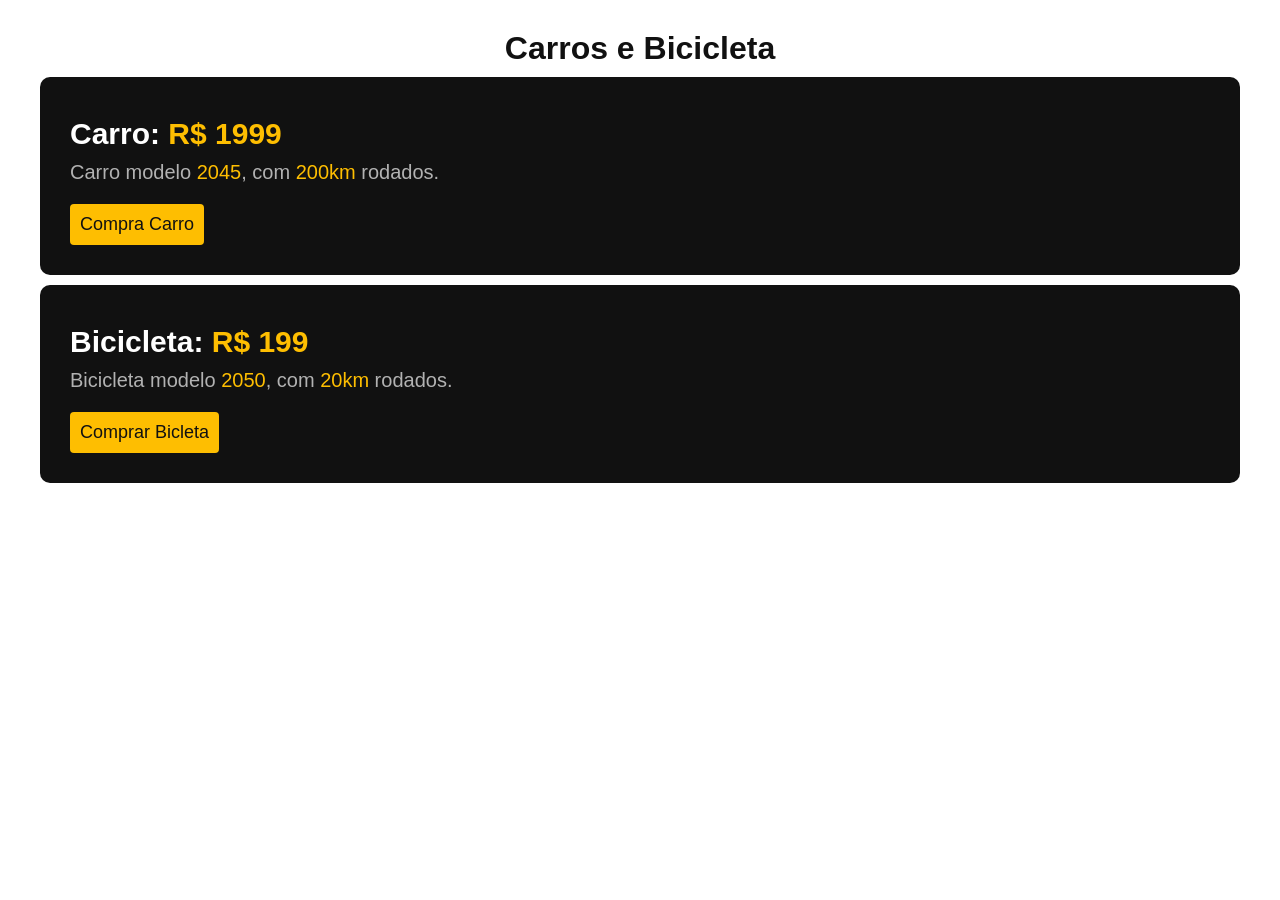
<file: display-exercicio/index.html>
<!DOCTYPE html>
<html lang="en">
<head>
    <meta charset="UTF-8">
    <meta name="viewport" content="width=device-width, initial-scale=1.0">
    <title>Display Exercicio</title>
    <link rel="stylesheet" href="style.css">
</head>
<body>
    <h1>Carros e Bicicleta</h1>
    <div class="carro">
        <h3>Carro: <span>R$ 1999</span></h3>
        <p>Carro modelo <span>2045</span>, com <span>200km</span> rodados.</p>
        <button class="btn">Compra Carro</button>
    </div>

    <div class="bicleta">
        <h3>Bicicleta: <span>R$ 199</span></h3>
        <p>Bicicleta modelo <span>2050</span>, com <span>20km</span> rodados.</p>
        <button class="btn">Comprar Bicleta</button>
    </div>
</body>
</html>
</file>
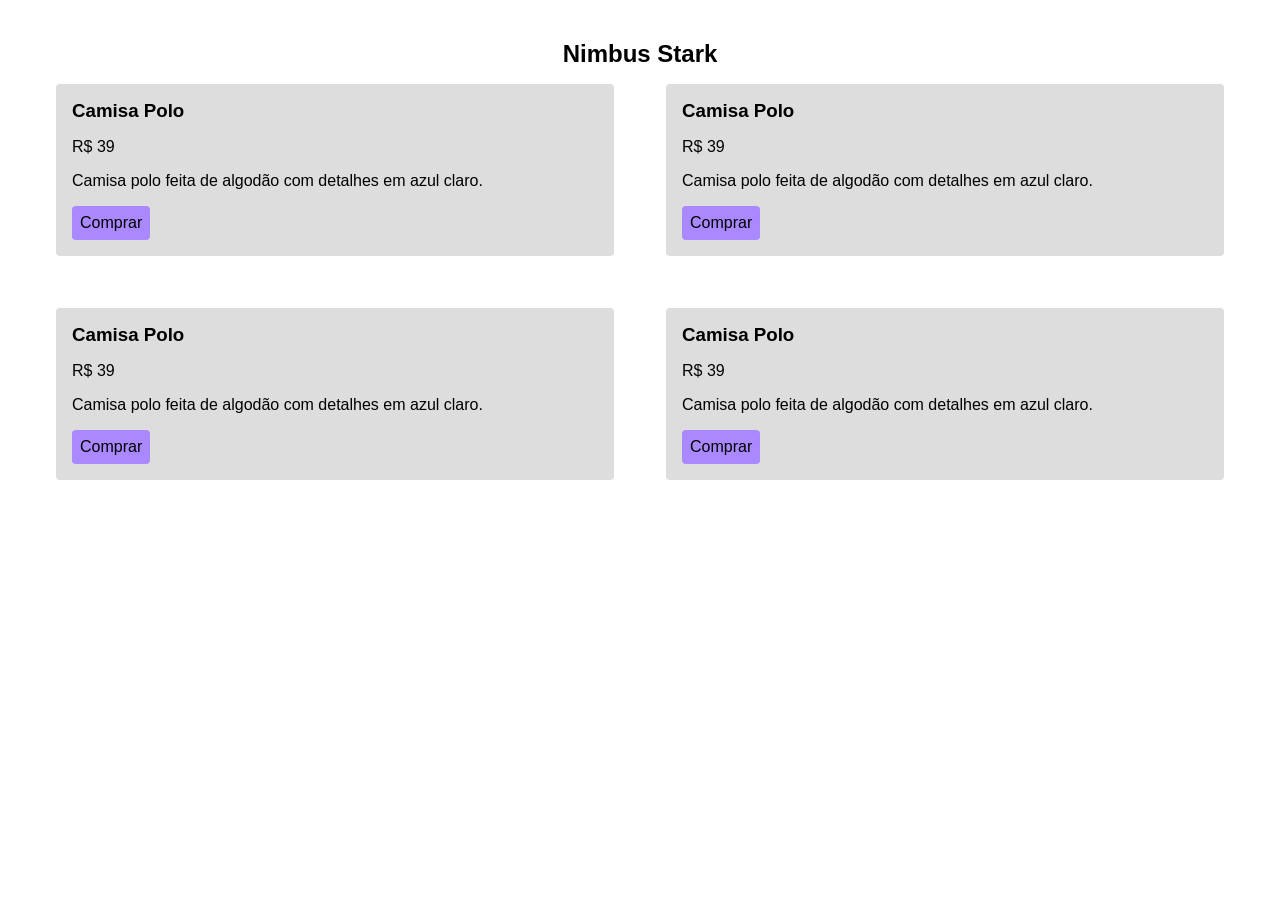
<file: ex-display-grid/index.html>
<!DOCTYPE html>
<html lang="en">
<head>
    <meta charset="UTF-8">
    <meta name="viewport" content="width=device-width, initial-scale=1.0">
    <title>Nimbus Stark</title>
    <link rel="stylesheet" href="style.css">
</head>
<body>
    <section>
        <div>
            <h1>Nimbus Stark</h1>
            <div class="grid">
                <div class="item">
                    <h3>Camisa Polo</h3>
                    <p>R$ 39</p>
                    <p>Camisa polo feita de algodão com detalhes em azul claro.</p>
                    <a href="*">Comprar</a>
                </div>

                <div class="item">
                    <h3>Camisa Polo</h3>
                    <p>R$ 39</p>
                    <p>Camisa polo feita de algodão com detalhes em azul claro.</p>
                    <a href="*">Comprar</a>
                </div>

                <div class="item">
                    <h3>Camisa Polo</h3>
                    <p>R$ 39</p>
                    <p>Camisa polo feita de algodão com detalhes em azul claro.</p>
                    <a href="*">Comprar</a>
                </div>

                <div class="item">
                    <h3>Camisa Polo</h3>
                    <p>R$ 39</p>
                    <p>Camisa polo feita de algodão com detalhes em azul claro.</p>
                    <a href="*">Comprar</a>
                </div>
                
            </div>
        </div>
    </section>
</body>
</html>
</file>
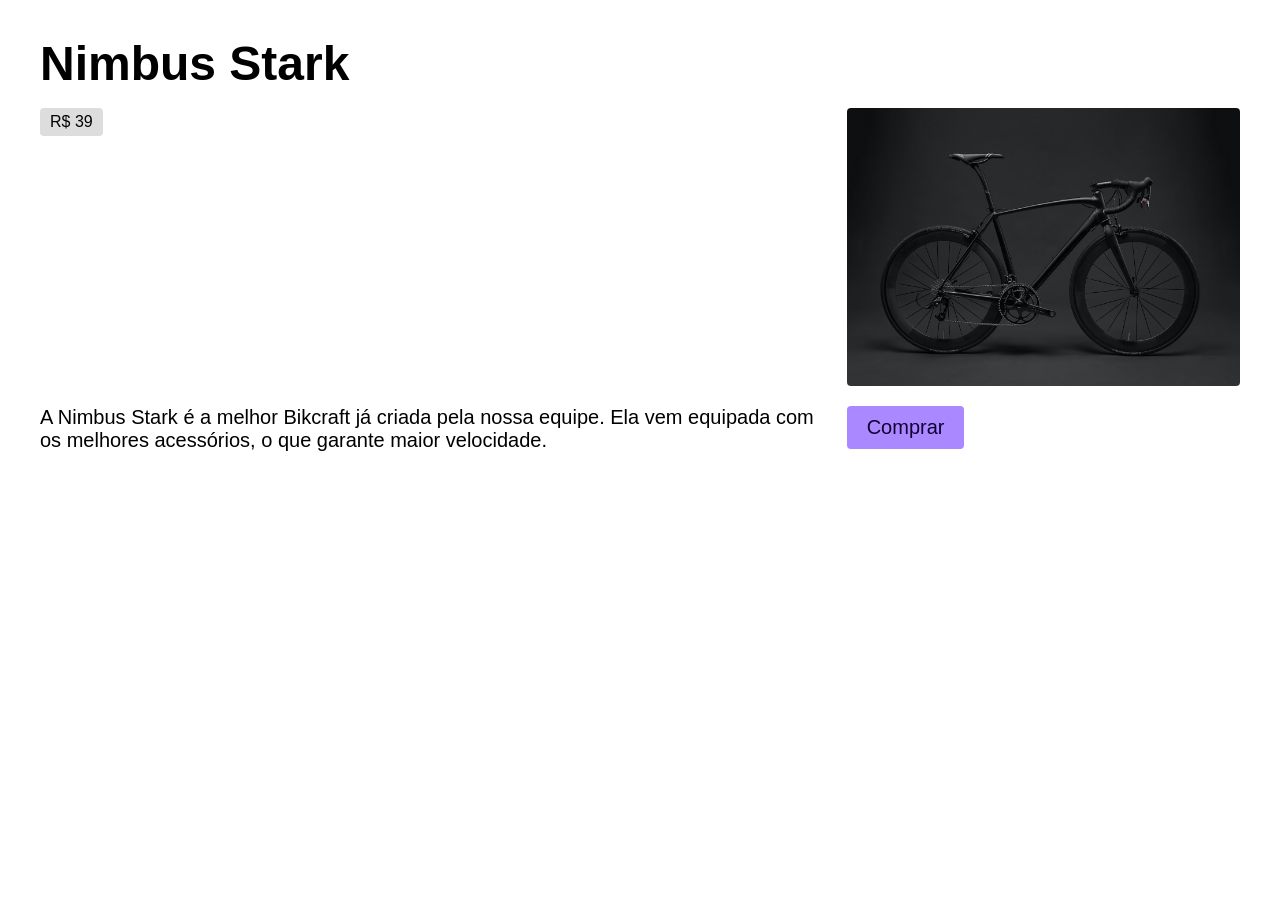
<file: ex-grid-column/index.html>
<!DOCTYPE html>
<html lang="en">

<head>
    <meta charset="UTF-8">
    <meta name="viewport" content="width=device-width, initial-scale=1.0">
    <title>Nimbus Stark</title>
    <link rel="stylesheet" href="style.css">
</head>

<body>
    <section>
        <div class="grid">
            <h1 class="titulo">Nimbus Stark</h1>
            <span class="preco">R$ 39</span>
            <img class="foto" src="./img/bicicleta.jpg" alt="Bicicleta Preta" />
            <p class="descricao">
                A Nimbus Stark é a melhor Bikcraft já criada pela nossa equipe. Ela vem
                equipada com os melhores acessórios, o que garante maior velocidade.
            </p>
            <a class="comprar" href="/">Comprar</a>
        </div>
    </section>
</body>

</html>
</file>
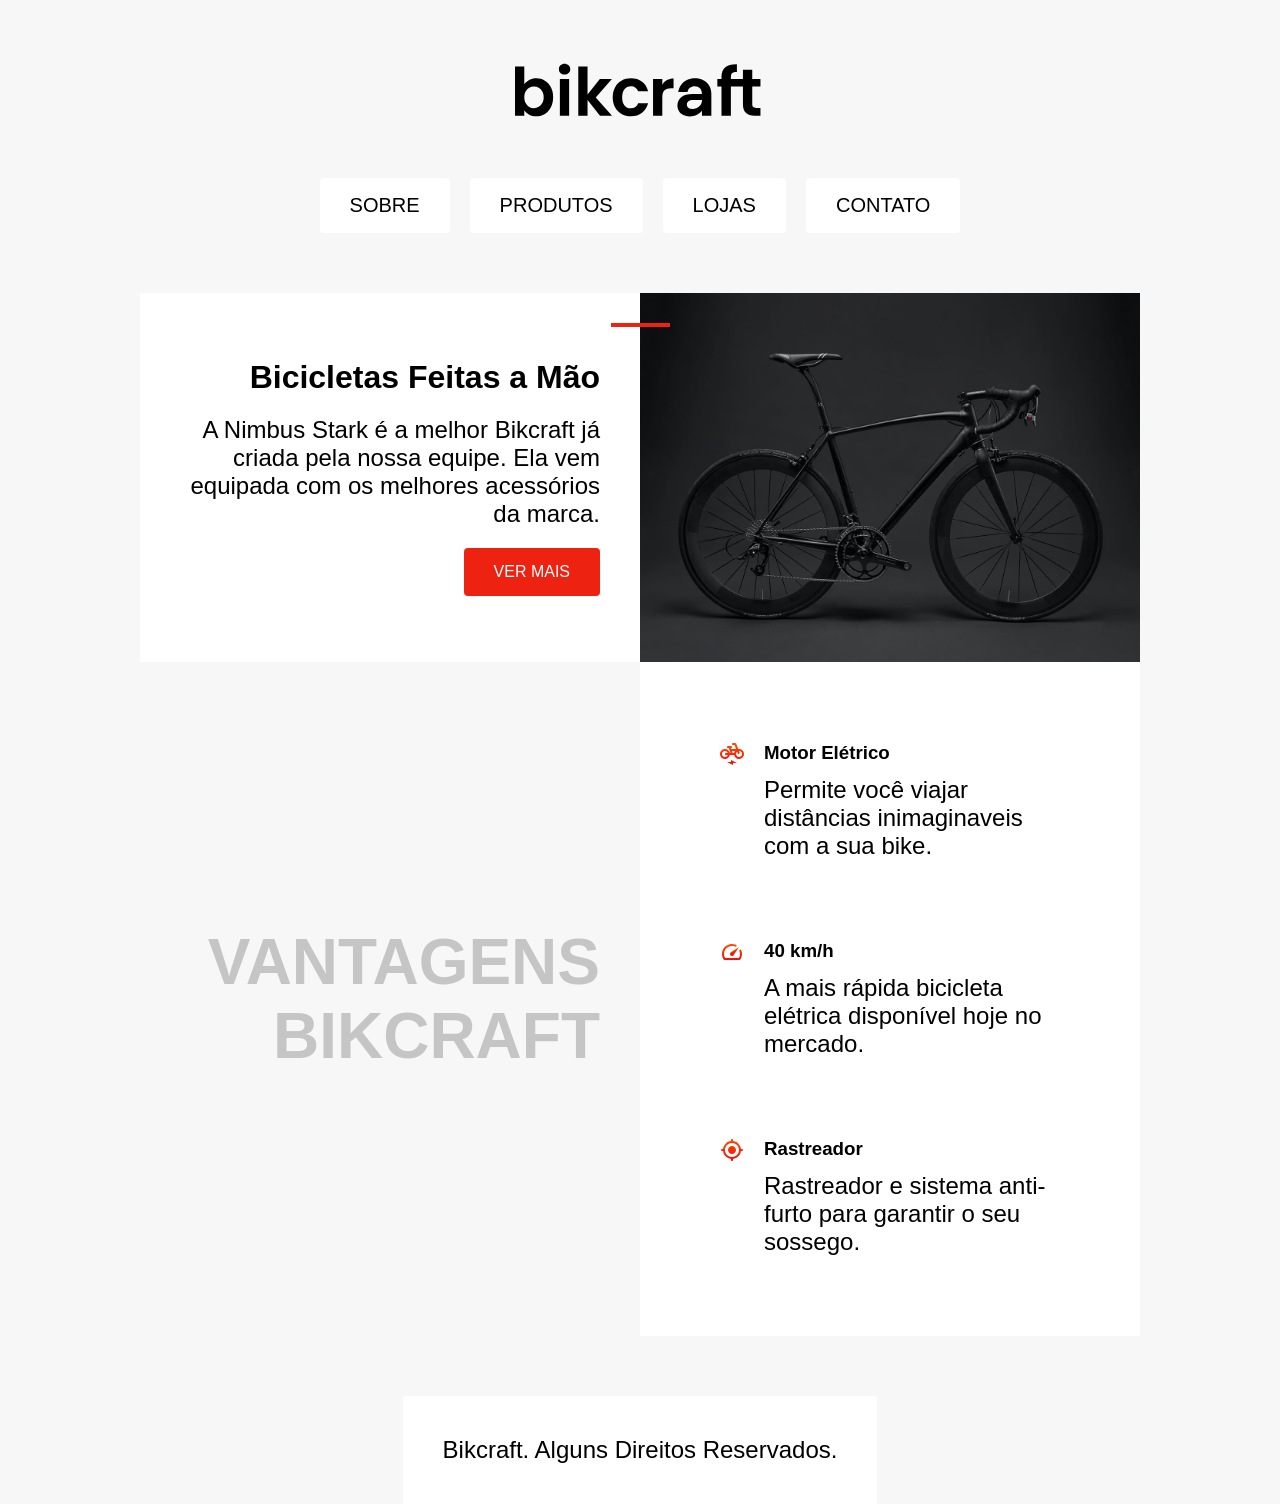
<file: ex-posicionamento/index.html>
<!DOCTYPE html>
<html>

<head>
  <meta charset="UTF-8">
  <title>Bikcraft</title>
  <link rel="stylesheet" href="./style.css">
</head>

<body>
  <header>
    <img class="logo" src="./img/bikcraft.svg" alt="Bikcraft">
    <div class="menu">
      <a href="/">Sobre</a>
      <a href="/">Produtos</a>
      <a href="/">Lojas</a>
      <a href="/">Contato</a>
    </div>
  </header>

  <main>
    <!--Primeira parte-->
    <div class="conteudo">
      <div class="introducao">
        <span class="detalhe"></span>
        <h1>Bicicletas Feitas a Mão</h1>
        <p>A Nimbus Stark é a melhor Bikcraft já criada pela nossa equipe. Ela vem equipada com os melhores acessórios da marca.</p>
        <a class="botao" href="/">Ver Mais</a>
      </div>

      <!--Segunda parte-->
      <img src="./img/bicicleta.jpg" alt="Bicicleta Bikcraft Preta">
      <h2 class="subtitulo">Vantagens Bikcraft</h2>
      <div class="vantagens">
        <div class="vantagens-item">
          <img src="./img/eletrica.svg" alt="">
          <h3>Motor Elétrico</h3>
          <p>Permite você viajar distâncias inimaginaveis com a sua bike.</p>
        </div>
        <div class="vantagens-item">
          <img src="./img/velocidade.svg" alt="">
          <h3>40 km/h</h3>
          <p>A mais rápida bicicleta elétrica disponível hoje no mercado.</p>
        </div>
        <div class="vantagens-item">
          <img src="./img/rastreador.svg" alt="">
          <h3>Rastreador</h3>
          <p>Rastreador e sistema anti-furto para garantir o seu sossego.</p>
        </div>
      </div>
    </div>
  </main>

  <footer>
    <div class="rodape">
      <p>Bikcraft. Alguns Direitos Reservados.</p>
    </div>
  </footer>
</body>

</html>
</file>
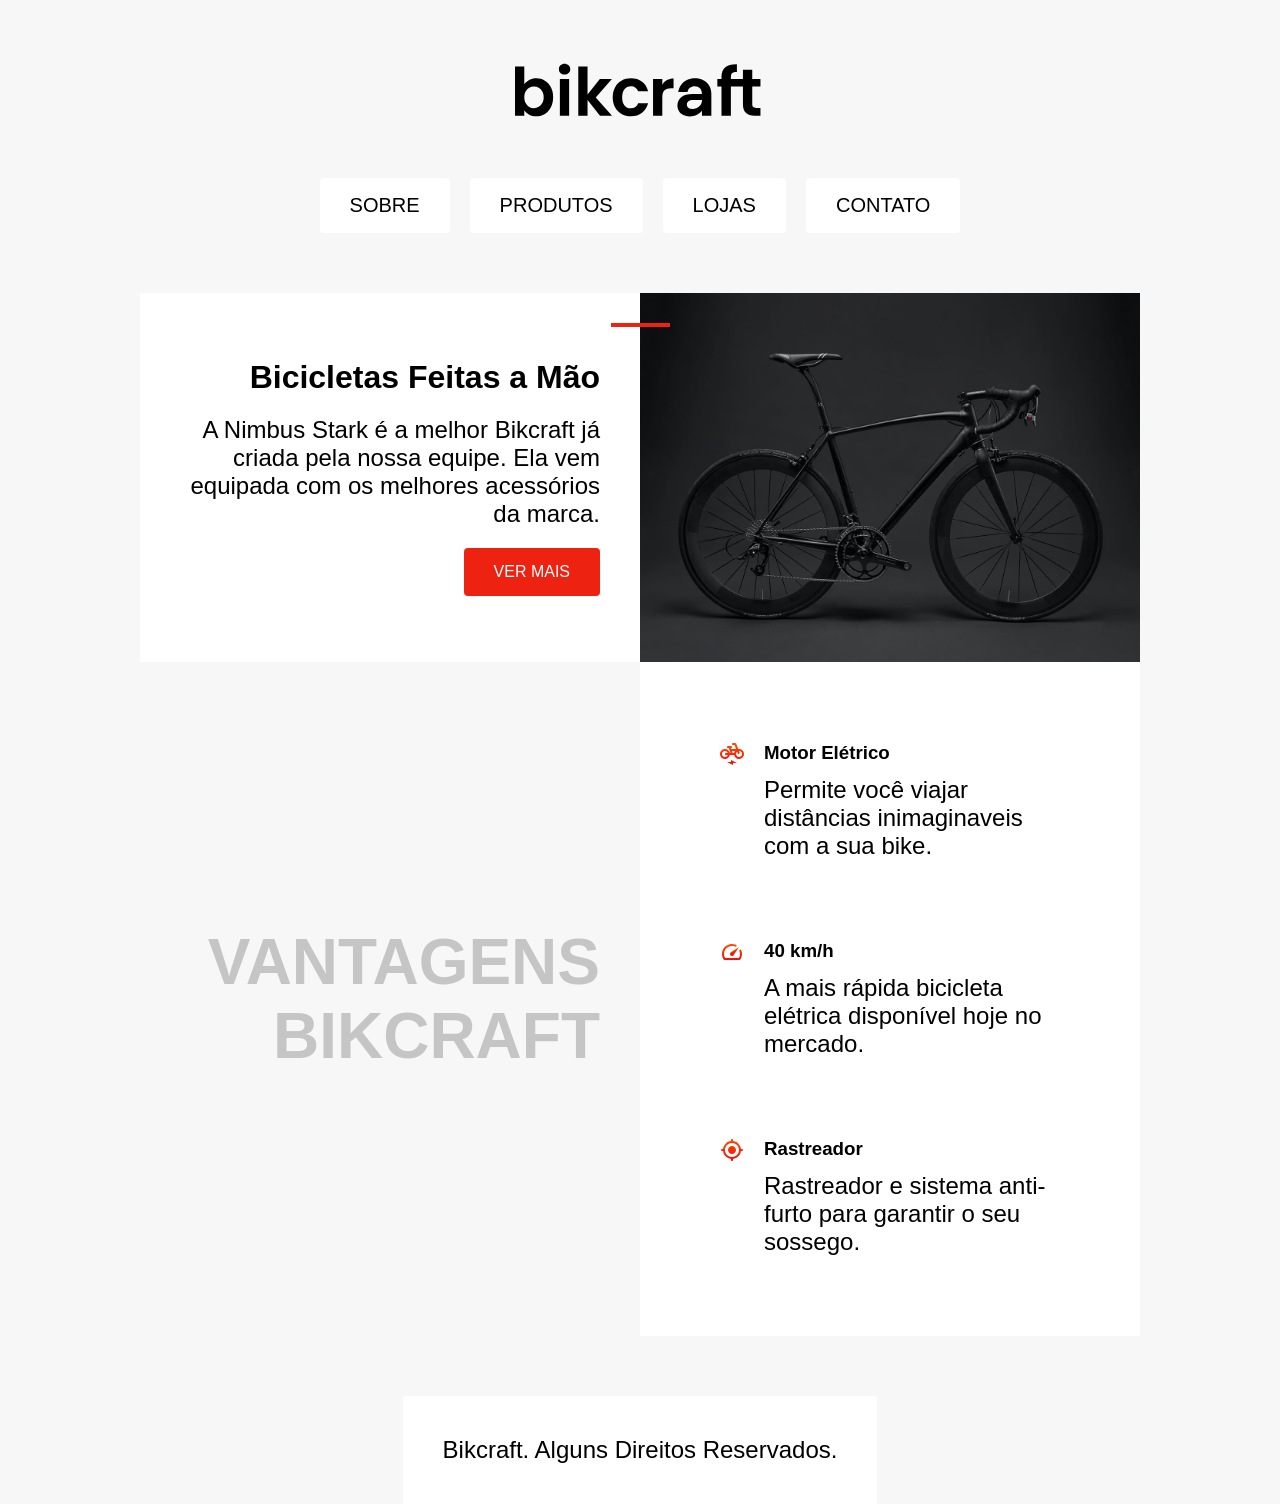
<file: ex-responsive/index.html>
<!DOCTYPE html>
<html>

<head>
  <meta charset="UTF-8">
  <meta name="viewport" content="width=device-width, initial-scale=1.0">
  <title>Bikcraft</title>
  <link rel="stylesheet" href="./style.css">
</head>

<body>
  <header>
    <img class="logo" src="./img/bikcraft.svg" alt="Bikcraft">
    <div class="menu">
      <a href="/">Sobre</a>
      <a href="/">Produtos</a>
      <a href="/">Lojas</a>
      <a href="/">Contato</a>
    </div>
  </header>

  <main>
    <!--Primeira parte-->
    <div class="conteudo">
      <div class="introducao">
        <span class="detalhe"></span>
        <h1>Bicicletas Feitas a Mão</h1>
        <p>A Nimbus Stark é a melhor Bikcraft já criada pela nossa equipe. Ela vem equipada com os melhores acessórios da marca.</p>
        <a class="botao" href="/">Ver Mais</a>
      </div>

      <!--Segunda parte-->
      
        <img src="./img/bicicleta.jpg" alt="Bicicleta Bikcraft Preta">
        <h2 class="subtitulo">Vantagens Bikcraft</h2>
        <div class="vantagens">
          <div class="vantagens-item">
            <img src="./img/eletrica.svg" alt="">
            <h3>Motor Elétrico</h3>
            <p>Permite você viajar distâncias inimaginaveis com a sua bike.</p>
          </div>
          <div class="vantagens-item">
            <img src="./img/velocidade.svg" alt="">
            <h3>40 km/h</h3>
            <p>A mais rápida bicicleta elétrica disponível hoje no mercado.</p>
          </div>
          <div class="vantagens-item">
            <img src="./img/rastreador.svg" alt="">
            <h3>Rastreador</h3>
            <p>Rastreador e sistema anti-furto para garantir o seu sossego.</p>
          </div>
        </div>
    </div>
  </main>

  <footer>
    <div class="rodape">
      <p>Bikcraft. Alguns Direitos Reservados.</p>
    </div>
  </footer>
</body>

</html>
</file>
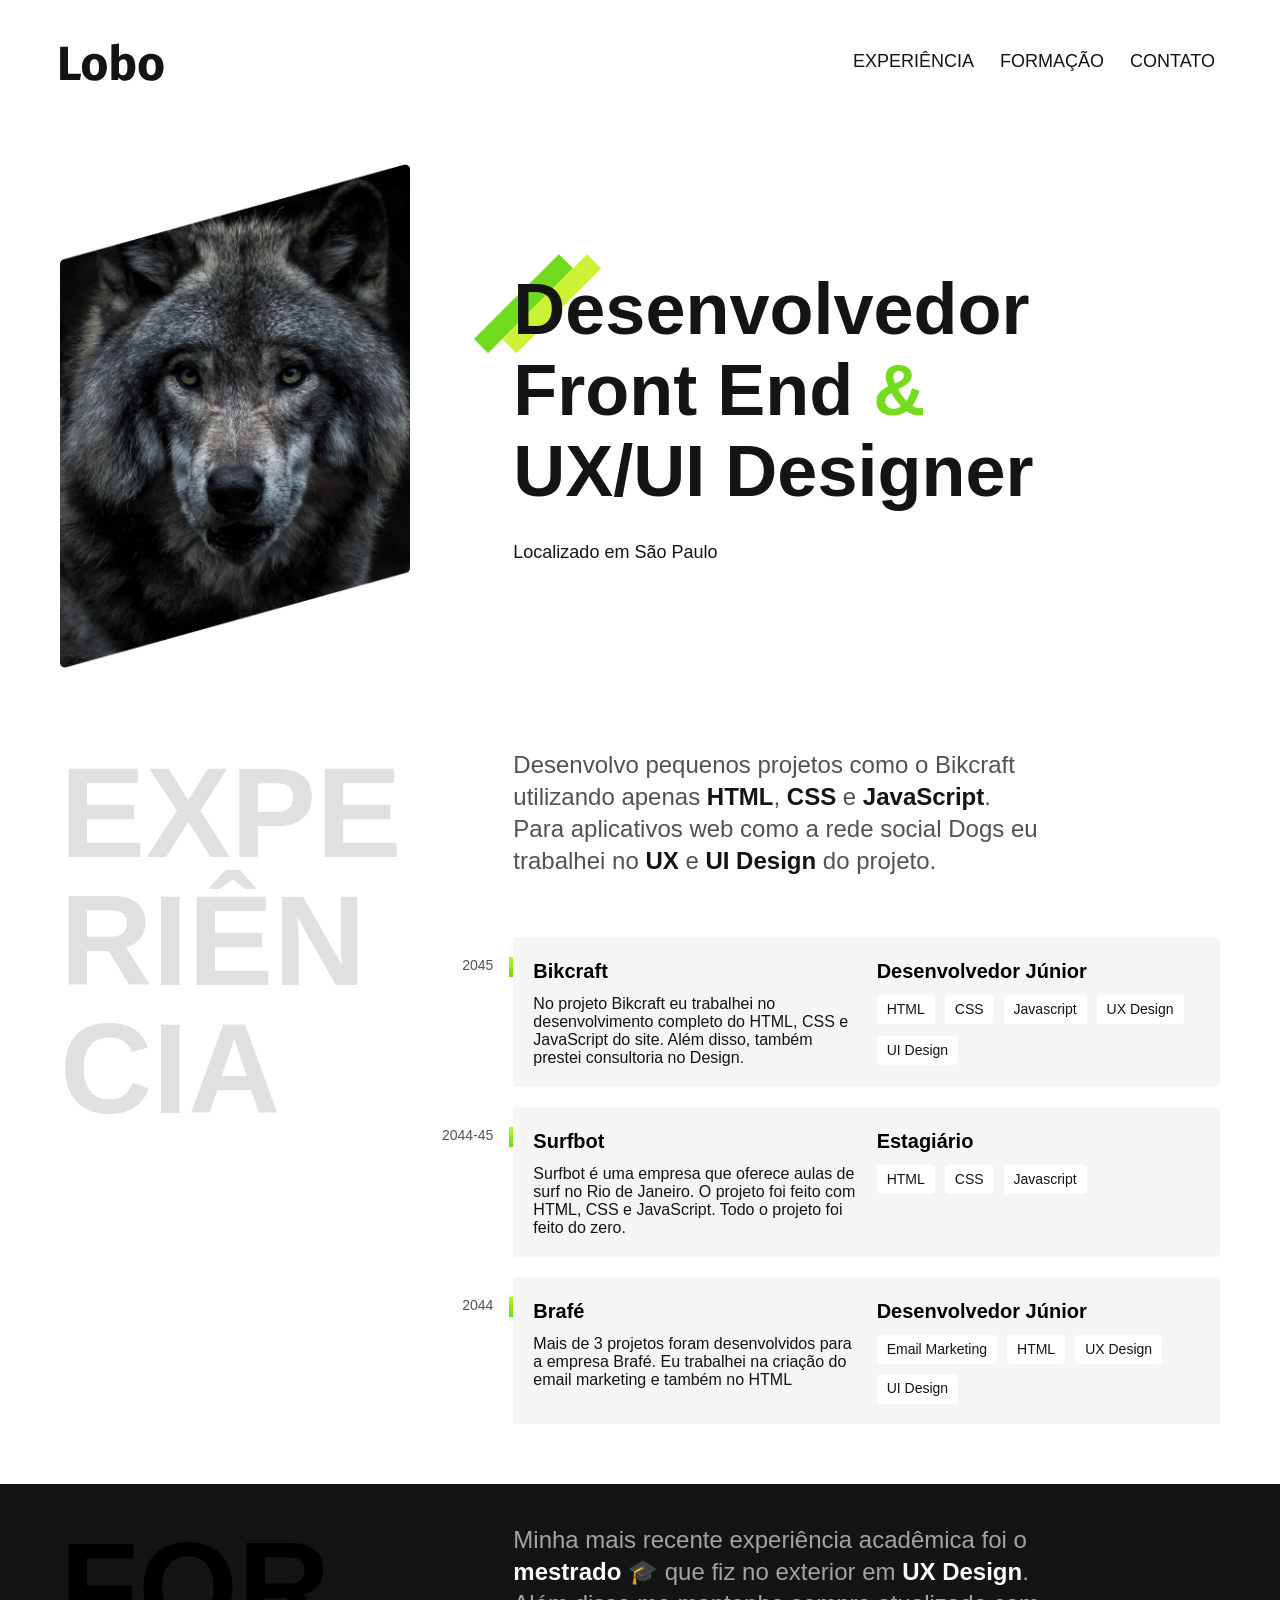
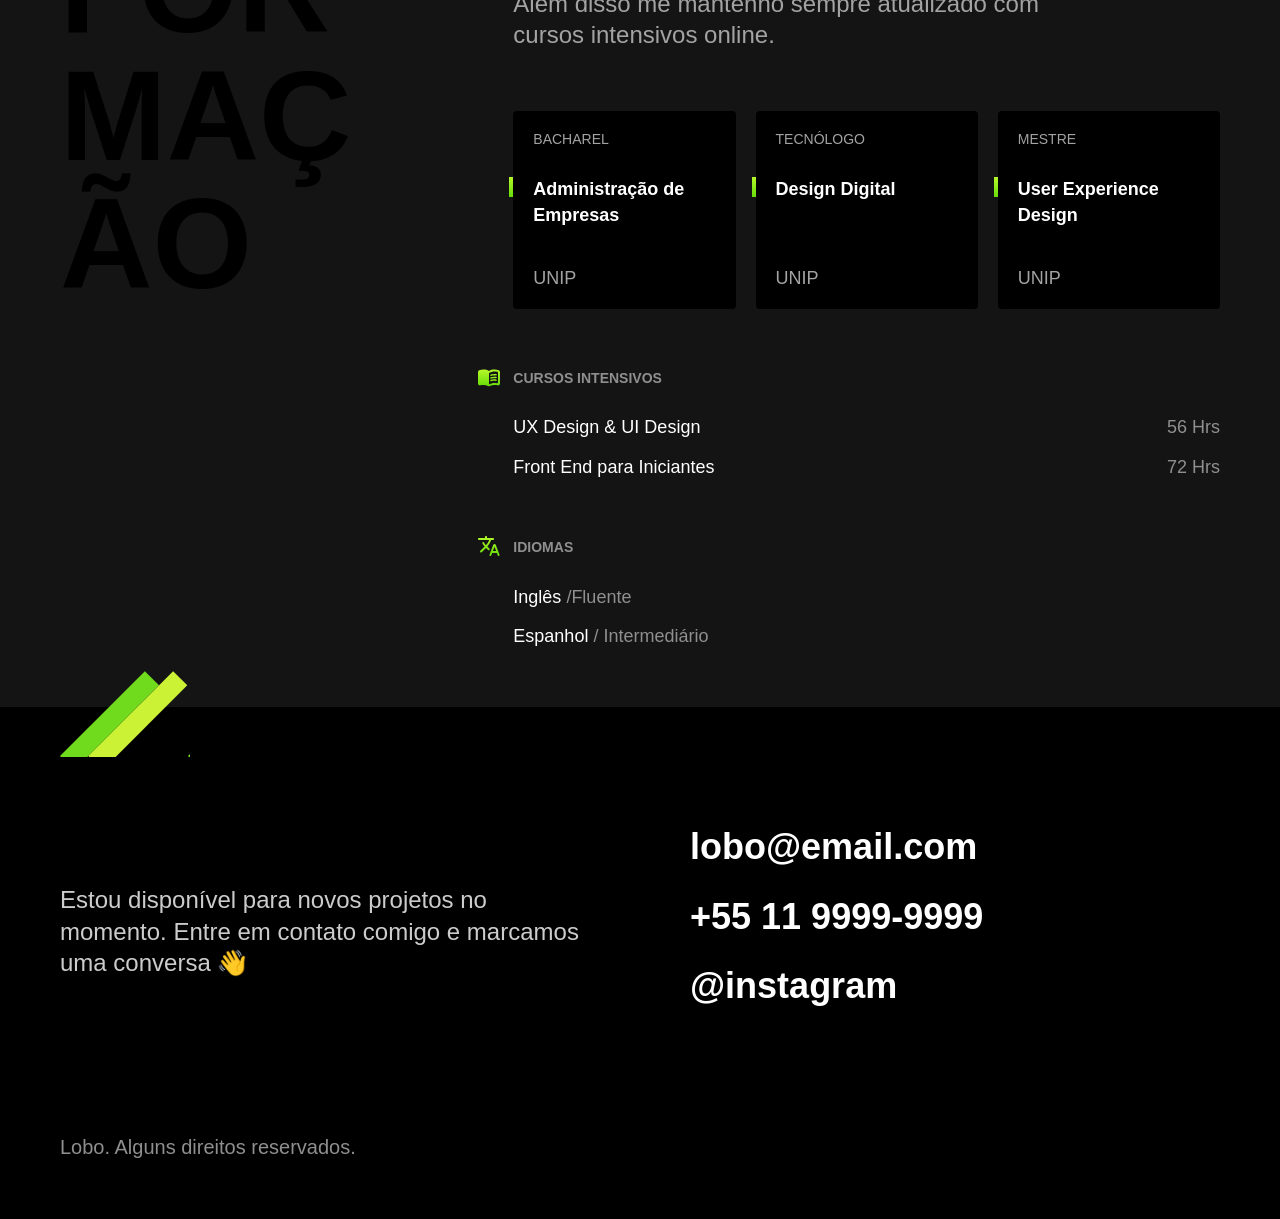
<file: projeto-lobo/index.html>
<!DOCTYPE html>
<html lang="pt-br">

<head>
    <meta charset="UTF-8">
    <meta name="viewport" content="width=device-width, initial-scale=1.0">
    <link rel="stylesheet" href="style.css">
    <link rel="shortcut icon" href="favicon.svg" type="image/x-icon">
    <title>Projeto Lobo</title>
</head>

<body>
    <header class="header">
        <img src="img/marca.svg" alt="logo">
        <nav>
            <ul class="header-menu">
                <li><a href="#experiencia">Experiência</a></li>
                <li><a href="#formacao">Formação</a></li>
                <li><a href="#contato">Contato</a></li>
            </ul>
        </nav>
    </header>

    <main class="introducao">
        <img src="img/perfil.jpg" alt="">
        <div class="titulo">
            <h1>Desenvolvedor <br>
                Front End <span>&</span> <br>
                UX/UI Designer</h1>
            <p>Localizado em São Paulo</p>
        </div>
    </main>

    <section class="experiencia" id="experiencia" aria-label="Experiência">
        <h2 class="subtitulo">Experiência</h2>
        <div>
            <p class="experiencia-texto">Desenvolvo pequenos projetos como o Bikcraft utilizando apenas
                <strong>HTML</strong>, <strong>CSS</strong> e <strong>JavaScript</strong>. Para aplicativos web como a
                rede social Dogs eu trabalhei no <strong>UX</strong> e <strong>UI Design</strong> do projeto.
            </p>

            <div class="empresa">
                <span class="empresa-ano">2045</span>
                <h3 class="empresa-titulo">Bikcraft</h3>
                <span class="empresa-titulo">Desenvolvedor Júnior</span>
                <p>No projeto Bikcraft eu trabalhei no desenvolvimento completo do HTML, CSS e JavaScript do site. Além
                    disso, também prestei consultoria no Design.</p>
                <ul class="empresa-habilidades">
                    <li>HTML</li>
                    <li>CSS</li>
                    <li>Javascript</li>
                    <li>UX Design</li>
                    <li>UI Design</li>
                </ul>
            </div>

            <div class="empresa">
                <span class="empresa-ano">2044-45</span>
                <h3 class="empresa-titulo">Surfbot</h3>
                <span class="empresa-titulo">Estagiário</span>
                <p>Surfbot é uma empresa que oferece aulas de surf no Rio de Janeiro. O projeto foi feito com HTML, CSS
                    e JavaScript. Todo o projeto foi feito do zero.</p>
                <ul class="empresa-habilidades">
                    <li>HTML</li>
                    <li>CSS</li>
                    <li>Javascript</li>
                </ul>
            </div>

            <div class="empresa">
                <span class="empresa-ano">2044</span>
                <h3 class="empresa-titulo">Brafé</h3>
                <span class="empresa-titulo">Desenvolvedor Júnior</span>
                <p>Mais de 3 projetos foram desenvolvidos para a empresa Brafé. Eu trabalhei na criação do email
                    marketing e também no HTML</p>
                <ul class="empresa-habilidades">
                    <li>Email Marketing</li>
                    <li>HTML</li>
                    <li>UX Design</li>
                    <li>UI Design</li>
                </ul>
            </div>

        </div>

    </section>

    <section class="formacao" id="formacao" aria-label="Formação">

        <div class="formacao-container">
            <h2 class="subtitulo">Formação</h2>

            <div>
                <p class="formacao-texto">Minha mais recente experiência acadêmica foi o <strong>mestrado</strong> 🎓
                    que fiz no exterior em <strong>UX Design</strong>. Além disso me mantenho sempre atualizado com
                    cursos intensivos online.</p>


                <ul class="faculdade-lista">
                    <li class="faculdade">
                        <span class="faculdade-tipo">Bacharel</span>
                        <h3 class="faculdade-curso">Administração de Empresas</h3>
                        <span class="faculdade-instituicao">UNIP</span>
                    </li>
                    <li class="faculdade">
                        <span class="faculdade-tipo">Tecnólogo</span>
                        <h3 class="faculdade-curso">Design Digital</h3>
                        <span class="faculdade-instituicao">UNIP</span>
                    </li>
                    <li class="faculdade">
                        <span class="faculdade-tipo">Mestre</span>
                        <h3 class="faculdade-curso">User Experience Design</h3>
                        <span class="faculdade-instituicao">UNIP</span>
                    </li>
                </ul>

                <div class="formacao-extra">
                    <div class="cursos">
                        <h3>Cursos Intensivos</h3>
                        <ul>
                            <li>UX Design & UI Design <span>56 Hrs</span></li>
                            <li>Front End para Iniciantes <span>72 Hrs</span></li>
                        </ul>
                    </div>

                    <div class="idiomas">
                        <h3>Idiomas</h3>
                        <ul>
                            <li>Inglês <span>/Fluente</span></li>
                            <li>Espanhol <span>/ Intermediário</span></li>
                        </ul>
                    </div>
                </div>
            </div>
        </div>

    </section>

    <footer class="footer" id="footer">
        <div class="footer-container">
            <p class="footer-texto">Estou disponível para novos projetos no momento. Entre em contato comigo e marcamos uma conversa 👋</p>
            <ul class="footer-contato">
                <li>lobo@email.com</li>
                <li>+55 11 9999-9999</li>
                <li>@instagram</li>
            </ul>
            <p class="footer-copy">Lobo. Alguns direitos reservados.</p>
        </div>
    </footer>
</body>

</html>
</file>
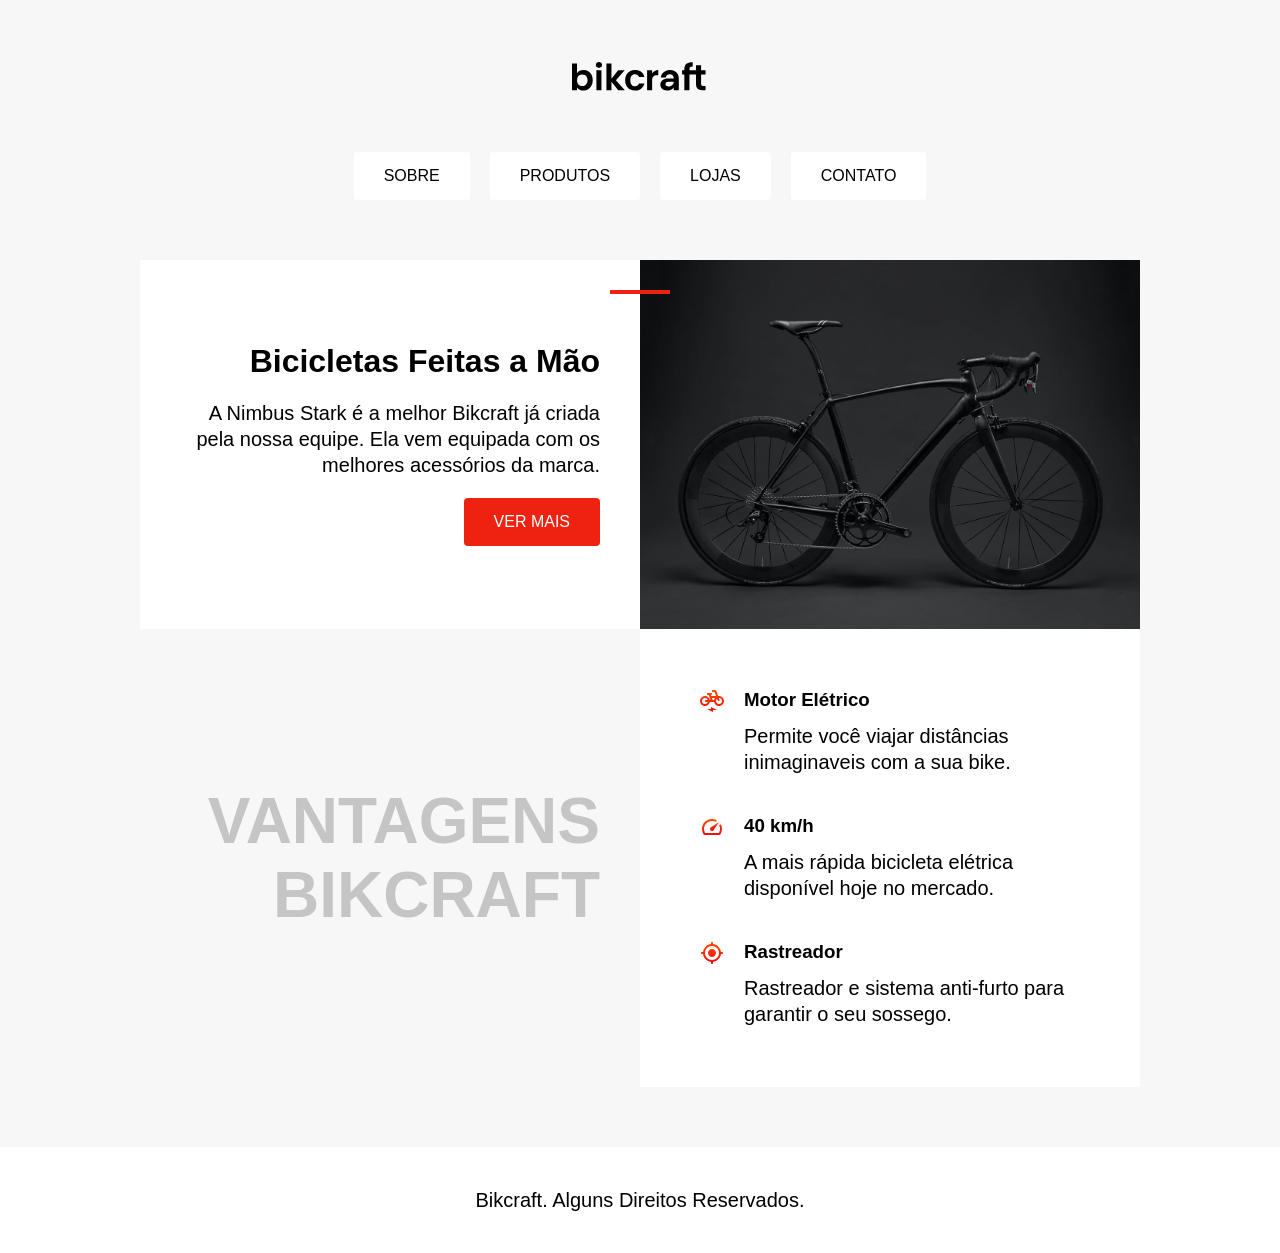
<file: ex-posicionamento/web/index.html>
<!DOCTYPE html>
<html>

<head>
  <meta charset="UTF-8">
  <title>Bikcraft</title>
  <link rel="stylesheet" href="./style.css">
</head>

<body>
  <img src="./img/bikcraft.svg" alt="Bikcraft">

  <div class="menu">
    <a href="/">Sobre</a>
    <a href="/">Produtos</a>
    <a href="/">Lojas</a>
    <a href="/">Contato</a>
  </div>

  <div class="conteudo">
    <div class="introducao">
      <span class="detalhe"></span>
      <h1>Bicicletas Feitas a Mão</h1>
      <p>A Nimbus Stark é a melhor Bikcraft já criada pela nossa equipe. Ela vem equipada com os melhores acessórios da marca.</p>
      <a class="botao" href="/">Ver Mais</a>
    </div>

    <img src="./img/bicicleta.jpg" alt="Bicicleta Bikcraft Preta">

    <h2 class="subtitulo">Vantagens Bikcraft</h2>

    <div class="vantagens">
      <div class="vantagens-item">
        <img src="./img/eletrica.svg" alt="">
        <h3>Motor Elétrico</h3>
        <p>Permite você viajar distâncias inimaginaveis com a sua bike.</p>
      </div>
      <div class="vantagens-item">
        <img src="./img/velocidade.svg" alt="">
        <h3>40 km/h</h3>
        <p>A mais rápida bicicleta elétrica disponível hoje no mercado.</p>
      </div>
      <div class="vantagens-item">
        <img src="./img/rastreador.svg" alt="">
        <h3>Rastreador</h3>
        <p>Rastreador e sistema anti-furto para garantir o seu sossego.</p>
      </div>
    </div>
  </div>

  <div class="rodape">
    <p>Bikcraft. Alguns Direitos Reservados.</p>
  </div>
</body>

</html>
</file>
<file: display-exercicio/style.css>
:root{
    --amarelo-preco: #febe01;
    --amerelo-botao: #332200;
    --preto: #111;
    --cinza: #b2b2b2;
}


*{
    margin: 0;
    padding: 0;
    box-sizing: border-box;
}

body{
    
    margin: 10px;
    padding: 20px;
    font-family: Arial, Helvetica, sans-serif;
    
}

div{
    background: var(--preto);
    margin: 10px;
    padding: 30px;
    border-radius: 10px;

    

    
    
    /*
    width: 100%;
    height: 200px;
    
    eu coloquei essas duas propriedades, mas no fim foi desnecessario
    */
    
}

h1{
    color: var(--preto);
    text-align: center;
    
    
}

h3{
    color: white;
    font-size: 30px;
    margin-top: 10px;
    
}

span{
    color: var(--amarelo-preco);
    
}

p{
    color: var(--cinza);
    margin-top: 10px;
    font-size: 20px;
}

.btn{
    font-size: 18px;
    padding: 10px;
    color: var(--preto);
    background-color: #febe01;
    border: none;
    border-radius: 4px;
    margin-top: 20px;
    font-weight: 5;

    
    
}
</file>
<file: ex-display-grid/style.css>
*{
    margin: 0;
    padding: 0;
    box-sizing: border-box;
}
body{
    font-family: Arial, Helvetica, sans-serif;
    padding: 20px;
    margin: 20px;
}

.grid{
    display: grid;
    grid-template-columns: 1fr 1fr ;
    gap: 20px;
}

h1{
    text-align: center;
    
}
.item{
    background: #ddd;
    padding: 16px;
    margin: 16px;
    border-radius: 4px;
}

a{
    background: #a8f;
    padding: 8px;
    display: inline-block;
    text-decoration: none;
    text-align: center;
    border-radius: 4px;
    margin-top: 16px;
    color: black;
}

p{
    
    margin-top: 16px;
}
</file>
<file: ex-grid-column/style.css>
.grid {
  display: grid;
  gap: 20px;
  grid-template-columns: 2fr 1fr;
  place-items: start;
}

.titulo {
  grid-column: 1 / -1;
}

.info {
  display: grid;
  gap: 20px;
  place-items: start;
}

/* Estilos Gerais */

body {
  font-family: Arial;
  margin: 40px;
}

h1,
p {
  margin: 0px;
}

h1 {
  font-size: 48px;
  line-height: 1;
}

p {
  font-size: 20px;
}

img {
  max-width: 100%;
  border-radius: 4px;
}

.comprar {
  background: #a8f;
  color: #103;
  padding: 10px 20px;
  text-decoration: none;
  border-radius: 4px;
  text-align: center;
  font-size: 20px;
}

.preco {
  background: #ddd;
  padding: 5px 10px;
  border-radius: 4px;
}
</file>
<file: ex-posicionamento/style.css>
@import url(css/root.css);
@import url(css/menu.css);
@import url(css/section.css);
</file>
<file: ex-responsive/style.css>
@import url(css/root.css);
@import url(css/menu.css);
@import url(css/section.css);
@import url(css/responsive.css);
</file>
<file: projeto-lobo/style.css>
@import url(css/root.css);
@import url(css/header.css);
@import url(css/main.css);
@import url(css/experiencia.css);
@import url(css/formacao.css);
@import url(css/footer.css);
@import url(css/responsive.css);
</file>
<file: ex-posicionamento/web/style.css>
body {
  font-family: Arial, Helvetica, sans-serif;
  margin: 0px;
  background: #f7f7f7;
  display: grid;
  gap: 60px;
  justify-items: center;
  margin-top: 60px;
}

img {
  max-width: 100%;
  display: block;
}

a {
  text-decoration: none;
}

p,
h1,
h2,
h3 {
  margin: 0px;
}

p {
  font-size: 20px;
  line-height: 1.3;
}

.menu {
  display: flex;
  flex-wrap: wrap;
  gap: 20px;
  justify-content: center;
}

.menu a {
  background: #ffffff;
  padding: 15px 30px;
  border-radius: 4px;
  color: #000000;
  text-transform: uppercase;
}

.conteudo {
  display: grid;
  grid-template-columns: 1fr 1fr;
  max-width: 1000px;
}

.introducao {
  background: #fff;
  padding: 40px;
  text-align: right;
  position: relative;
  display: grid;
  gap: 20px;
  align-content: center;
  justify-items: end;
}

.detalhe {
  width: 60px;
  height: 4px;
  background: #e21;
  position: absolute;
  top: 30px;
  right: -30px;
}

.botao {
  background: #e21;
  color: #fff;
  padding: 15px 30px;
  border-radius: 4px;
  text-transform: uppercase;
}

.subtitulo {
  font-size: 64px;
  text-transform: uppercase;
  color: rgba(0, 0, 0, 0.2);
  text-align: right;
  padding: 40px;
  align-self: center;
}

.vantagens {
  background: #fff;
  padding: 40px;
}

.vantagens-item {
  display: grid;
  grid-template-columns: auto 1fr;
  gap: 10px 20px;
  padding: 20px;
}

.vantagens-item p {
  grid-column: 2;
}

.rodape {
  background: #fff;
  width: 100%;
  text-align: center;
  padding: 40px;
  box-sizing: border-box;
}
</file>
